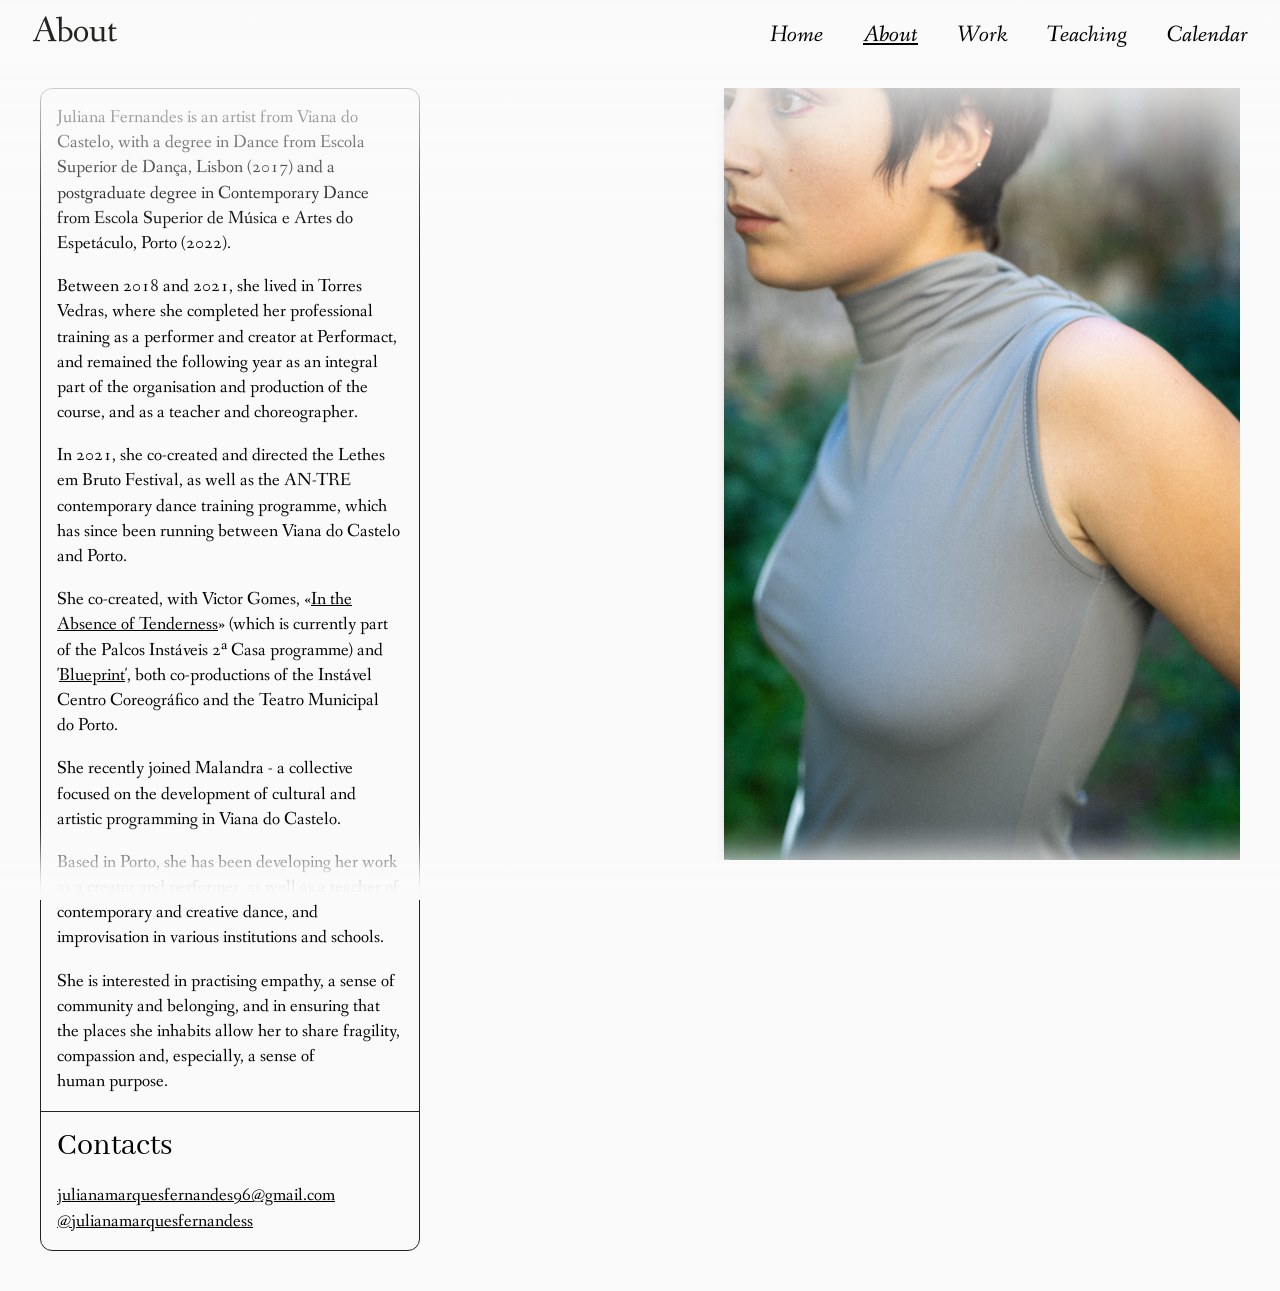
<file: about.html>
<!doctype html>
<html lang="en">
<head>
  <meta charset="utf-8">
  <meta name="viewport" content="width=device-width, initial-scale=1">
  <title>About — Juliana Marques Fernandes</title>
  <link rel="preconnect" href="https://fonts.googleapis.com">
  <link rel="preconnect" href="https://fonts.gstatic.com" crossorigin>
  <link rel="stylesheet" href="https://fonts.googleapis.com/css2?family=Abhaya+Libre:wght@400;600&family=Fanwood+Text:ital@0;1&display=swap">
  <link rel="stylesheet" href="css/style.css">
  <link rel="stylesheet" href="css/home.css">
  <link rel="stylesheet" href="css/about.css">
</head>
<body class="about">

  <div class="about-fade-top" aria-hidden="true"></div>
  <div class="about-fade-bottom" aria-hidden="true"></div>

  <div class="home-topbar">
    <h1 class="site-title">About</h1>
    <nav>
      <ul>
        <li><a href="index.html">Home</a></li>
        <li><a href="about.html" class="active">About</a></li>
        <li><a href="work/index.html">Work</a></li>
        <li><a href="teaching.html">Teaching</a></li>
        <li><a href="calendar.html">Calendar</a></li>
      </ul>
    </nav>
  </div>

  <main class="about-main">
    <div class="about-layout">
      <div class="about-left">
        <div class="about-box">
          <section class="about-bio">
            <p>Juliana Fernandes is an artist from Viana do Castelo, with a degree in Dance from Escola Superior de Dança, Lisbon (2017) and a postgraduate degree in Contemporary Dance from Escola Superior de Música e Artes do Espetáculo, Porto&nbsp;(2022).</p>
            <p>Between 2018 and 2021, she lived in Torres Vedras, where she completed her professional training as a performer and creator at Performact, and remained the following year as an integral part of the organisation and production of the course, and as a teacher and&nbsp;choreographer.</p>
            <p>In 2021, she co-created and directed the Lethes em Bruto Festival, as well as the AN-TRE contemporary dance training programme, which has since been running between Viana do Castelo and&nbsp;Porto.</p>
            <p>She co-created, with Victor Gomes, «<a href="work/creating-and-performing/na_ausencia.html">In the Absence of Tenderness</a>» (which is currently part of the Palcos Instáveis 2ª Casa programme) and '<a href="work/creating-and-performing/blueprint.html">Blueprint</a>', both co-productions of the Instável Centro Coreográfico and the Teatro Municipal do&nbsp;Porto.</p>
            <p>She recently joined Malandra - a collective focused on the development of cultural and artistic programming in Viana do&nbsp;Castelo.</p>
            <p>Based in Porto, she has been developing her work as a creator and performer, as well as a teacher of contemporary and creative dance, and improvisation in various institutions and&nbsp;schools.</p>
            <p>She is interested in practising empathy, a sense of community and belonging, and in ensuring that the places she inhabits allow her to share fragility, compassion and, especially, a sense of human&nbsp;purpose.</p>
          </section>

          <section class="about-contacts">
            <h2>Contacts</h2>
            <p><a href="mailto:julianamarquesfernandes96@gmail.com">julianamarquesfernandes96@gmail.com</a></p>
            <p><a href="https://instagram.com/julianamarquesfernandess" target="_blank" rel="noopener">@julianamarquesfernandess</a></p>
          </section>
        </div>
      </div>

      <div class="about-right">
        <div class="about-media">
          <img src="assets/images/about1.jpg" alt="Close-up profile portrait of Juliana Fernandes">
        </div>
      </div>
    </div>
  </main>

</body>
</html>
</file>
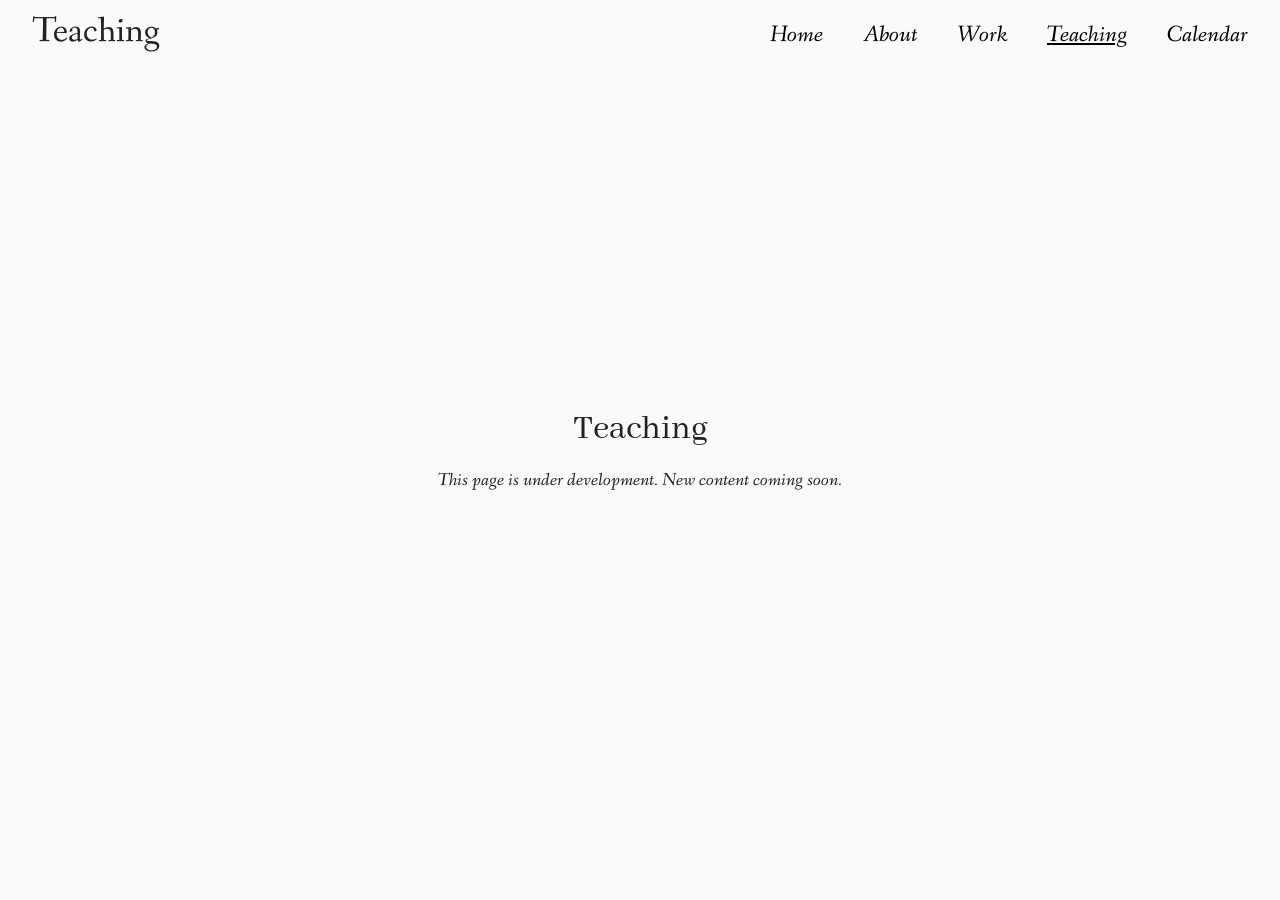
<file: teaching.html>
<!doctype html>
<html lang="en">
<head>
  <meta charset="utf-8">
  <meta name="viewport" content="width=device-width, initial-scale=1">
  <title>Teaching — Juliana Marques Fernandes</title>
  <link rel="preconnect" href="https://fonts.googleapis.com">
  <link rel="preconnect" href="https://fonts.gstatic.com" crossorigin>
  <link rel="stylesheet" href="https://fonts.googleapis.com/css2?family=Abhaya+Libre:wght@400;600&family=Fanwood+Text:ital@0;1&display=swap">
  <link rel="stylesheet" href="css/style.css">
  <link rel="stylesheet" href="css/home.css">
  <link rel="stylesheet" href="css/teaching.css">
</head>
<body class="teaching">

  <div class="home-topbar">
    <h1 class="site-title">Teaching</h1>
    <nav>
      <ul>
        <li><a href="index.html">Home</a></li>
        <li><a href="about.html">About</a></li>
        <li><a href="work/index.html">Work</a></li>
        <li><a href="teaching.html" class="active">Teaching</a></li>
        <li><a href="calendar.html">Calendar</a></li>
      </ul>
    </nav>
  </div>

  <div class="teaching-notice">
    <h1>Teaching</h1>
    <p>This page is under development. New content coming soon.</p>
  </div>

</body>
</html>
</file>
<file: css/style.css>
/* ==========================================================================
   Global styles, linked by every page: base typography/background,
   plus the site-wide mobile scrollbar hide. ============================= */

/* Fanwood Text is loaded once via <link> in each page's own <head>
   (faster than @import, which blocks on an extra round trip). */

body {
  background: #fafafa;
  font-family: 'Fanwood Text', serif;
  -webkit-user-select: none;
  -moz-user-select: none;
  user-select: none;
}

/* Kills the default blue flash mobile browsers show on tap (nav
   links, buttons) — same idea as disabling text selection above,
   just for the tap state instead of the drag-select state. */
a,
button {
  -webkit-tap-highlight-color: transparent;
}

/* Every other size on the site is set in rem, so bumping the root
   size here scales all of them together — text read as too small
   on desktop. Scoped to desktop only; mobile sizes were already
   tuned per element. */
@media (min-width: 1101px) {
  html {
    font-size: 18px;
  }
}

/* Hide the scrollbar site-wide on mobile (every page links this
   file, so this is the single place to control it). */
@media (max-width: 1100px) {
  html,
  body {
    scrollbar-width: none;
    -ms-overflow-style: none;
  }

  html::-webkit-scrollbar,
  body::-webkit-scrollbar {
    display: none;
  }
}
</file>
<file: css/home.css>
/* ==========================================================================
   Home page (index.html)
   Reused site-wide: .home-topbar / .site-title are the shared header,
   restyled per page (position:fixed instead of absolute) everywhere
   else. ========================================================== */

/* --- Layout: full-bleed video background, topbar + events box
   overlaid on top of it --- */

body.home {
  /* 100vh ignores the mobile browser's address/toolbar chrome, which
     shows and hides on scroll — content can end up clipped behind it.
     100svh ("small viewport height") always accounts for that chrome
     being visible, so nothing gets cut off. Plain vh stays as a
     fallback for browsers that don't support svh yet. */
  height: 100vh;
  height: 100svh;
  margin: 0;
  overflow: hidden;
}

.home-layout {
  position: relative;
  height: 100%;
}

/* --- Topbar: site title + nav --- */

.home-topbar {
  position: fixed;
  top: 8px;
  left: 32px;
  right: 32px;
  z-index: 2;
  display: flex;
  justify-content: space-between;
  align-items: baseline;
}

.home-topbar .site-title {
  font-weight: normal;
  font-size: 2rem;
  margin: 0;
  color: #23241f;
}

.home-topbar nav ul {
  display: flex;
  gap: 40px;
  justify-content: flex-end;
  list-style: none;
  margin: 0;
  padding: 0;
}

.home-topbar nav a {
  font-style: italic;
  font-size: 1.25rem;
  text-decoration: none;
  color: inherit;
}

.home-topbar nav a:hover,
.home-topbar nav a.active {
  text-decoration: underline;
}

/* --- Hero video + top/bottom fade-to-white gradients --- */

.home-image {
  position: fixed;
  inset: 0;
  z-index: -1;
  overflow: hidden;
}

.home-image video {
  width: 100%;
  height: 100%;
  object-fit: cover;
  display: block;
}

.home-image::before,
.home-image::after {
  content: "";
  position: absolute;
  left: 0;
  right: 0;
  height: 14%;
  pointer-events: none;
}

.home-image::before {
  height: 112px;
}

.home-image::before {
  top: 0;
  background: linear-gradient(
    to bottom,
    rgba(250, 250, 250, 1) 0%,
    rgba(250, 250, 250, 0.987) 8.1%,
    rgba(250, 250, 250, 0.951) 15.5%,
    rgba(250, 250, 250, 0.896) 22.5%,
    rgba(250, 250, 250, 0.825) 29%,
    rgba(250, 250, 250, 0.741) 35.3%,
    rgba(250, 250, 250, 0.648) 41.2%,
    rgba(250, 250, 250, 0.55) 47.1%,
    rgba(250, 250, 250, 0.45) 52.9%,
    rgba(250, 250, 250, 0.352) 58.8%,
    rgba(250, 250, 250, 0.259) 64.7%,
    rgba(250, 250, 250, 0.175) 71%,
    rgba(250, 250, 250, 0.104) 77.5%,
    rgba(250, 250, 250, 0.049) 84.5%,
    rgba(250, 250, 250, 0.013) 91.9%,
    rgba(250, 250, 250, 0) 100%
  );
}

.home-image::after {
  bottom: 0;
  background: linear-gradient(
    to top,
    rgba(250, 250, 250, 1) 0%,
    rgba(250, 250, 250, 0.987) 8.1%,
    rgba(250, 250, 250, 0.951) 15.5%,
    rgba(250, 250, 250, 0.896) 22.5%,
    rgba(250, 250, 250, 0.825) 29%,
    rgba(250, 250, 250, 0.741) 35.3%,
    rgba(250, 250, 250, 0.648) 41.2%,
    rgba(250, 250, 250, 0.55) 47.1%,
    rgba(250, 250, 250, 0.45) 52.9%,
    rgba(250, 250, 250, 0.352) 58.8%,
    rgba(250, 250, 250, 0.259) 64.7%,
    rgba(250, 250, 250, 0.175) 71%,
    rgba(250, 250, 250, 0.104) 77.5%,
    rgba(250, 250, 250, 0.049) 84.5%,
    rgba(250, 250, 250, 0.013) 91.9%,
    rgba(250, 250, 250, 0) 100%
  );
}

/* --- Events box, overlaid on top of the video, bottom right --- */

.home-content {
  position: fixed;
  right: 32px;
  bottom: 32px;
  left: 32px;
  z-index: 1;
  display: flex;
  justify-content: flex-end;
}

.home-main {
  width: 100%;
  max-width: 420px;
}

.events-box {
  background: #fafafa;
  border: 0.5px solid #23241f;
  border-radius: 12px;
  padding: 16px 20px;
}

/* Home's own box floats over the hero video, so it gets a
   translucent white instead of the solid #fafafa used on
   calendar.html's own page. */
.home-main .events-box {
  background: rgba(250, 250, 250, 0.65);
}

.events-heading {
  margin: 0 0 12px;
  font-style: italic;
  font-weight: 600;
  font-size: 0.75rem;
}

.events-list {
  list-style: none;
  margin: 0;
  padding: 0;
}

/* Matches the calendar page's own font-size bump — kept in sync
   since this list mirrors calendar.html's. */
.home-main .events-list li {
  font-size: 1rem;
}

.events-list li {
  font-style: italic;
  font-size: 1rem;
  padding: 4px 0;
}

/* Linear, two-line row at every breakpoint — name and location run
   together as one line ("Name, Location"), date below. Same
   structure/classes as calendar.css, which the home preview box
   must stay in sync with. */
.events-list li,
.events-list li > a {
  display: block;
}

/* Rows for events with a source link (e.g. an Instagram or festival
   page) wrap their spans in an <a> instead of using them directly —
   this makes the whole row (name, date and location) the click
   target, not just a piece of text within it. */
.events-list li > a {
  width: 100%;
  color: inherit;
  text-decoration: none;
  font-weight: 600;
}

.events-list li > a:hover {
  text-decoration: underline;
}

/* Home's own mini preview box skips the bold treatment — plain
   italic like the rest of its rows. */
.home-main .events-list li > a {
  font-weight: normal;
}

.events-list .event-name,
.events-box .events-list .event-location {
  display: inline;
  text-align: left;
}

.events-box .events-list .event-location::before {
  content: ", ";
}

.events-list .event-date {
  display: block;
  font-size: 0.85em;
  opacity: 0.7;
  margin-top: 1px;
}

.events-box hr {
  border: none;
  border-top: 0.5px solid #23241f;
  margin: 0 -20px 20px;
  width: calc(100% + 40px);
}

.site-title-mobile {
  display: none;
}

/* --- Mobile / stacked layout (<=1100px) --- */

@media (max-width: 1100px) {
  .home-layout {
    display: block;
    padding: 0;
  }

  .home-topbar {
    left: 24px;
    right: 24px;
    width: calc(100% - 48px);
    top: 20px;
    justify-content: center;
  }

  .home-topbar .site-title {
    display: none;
  }

  .home-topbar nav {
    width: 100%;
  }

  .home-topbar nav ul {
    gap: 0;
    justify-content: space-between;
  }

  .home-image::before {
    height: 136px;
  }

  .home-image::after {
    height: 65%;
    /* Same curve as the shared gradient, but held flat at full white
       for the bottom 40% first, so the content underneath always
       sits on solid white instead of a lingering partial tint. */
    background: linear-gradient(
      to top,
      rgba(250, 250, 250, 1) 0%,
      rgba(250, 250, 250, 1) 40%,
      rgba(250, 250, 250, 0.987) 44.9%,
      rgba(250, 250, 250, 0.951) 49.3%,
      rgba(250, 250, 250, 0.896) 53.5%,
      rgba(250, 250, 250, 0.825) 57.4%,
      rgba(250, 250, 250, 0.741) 61.2%,
      rgba(250, 250, 250, 0.648) 64.7%,
      rgba(250, 250, 250, 0.55) 68.3%,
      rgba(250, 250, 250, 0.45) 71.7%,
      rgba(250, 250, 250, 0.352) 75.3%,
      rgba(250, 250, 250, 0.259) 78.8%,
      rgba(250, 250, 250, 0.175) 82.6%,
      rgba(250, 250, 250, 0.104) 86.5%,
      rgba(250, 250, 250, 0.049) 90.7%,
      rgba(250, 250, 250, 0.013) 95.1%,
      rgba(250, 250, 250, 0) 100%
    );
  }

  .home-content {
    left: 0;
    right: 0;
    bottom: 0;
    padding: 0 24px 24px;
    box-sizing: border-box;
  }

  .home-main {
    max-width: none;
  }

  .home-main {
    margin-top: 0;
  }

  .site-title-mobile {
    display: block;
    font-weight: normal;
    font-size: 1.75rem;
    margin: 0 0 16px;
    color: #23241f;
    width: 100%;
    text-align: center;
  }

  /* Upcoming box ran too tall on mobile — tighter padding/type than
     the desktop preview box, which has more room to spare. */
  .home-main .events-box {
    padding: 12px 16px;
  }

  .home-main .events-heading {
    margin-bottom: 8px;
  }

  .home-main .events-box hr {
    margin: 0 -16px 12px;
    width: calc(100% + 32px);
  }

  .home-main .events-list li {
    font-size: 1rem;
    padding: 4px 0;
  }

}

@media (max-width: 480px) {
  .site-title-mobile {
    font-size: 8.3vw;
    text-align: left;
    white-space: nowrap;
  }
}
</file>
<file: css/about.css>
/* Abhaya Libre / Fanwood Text are loaded once via <link> in each
   page's own <head> (faster than @import, which blocks on an extra
   round trip). ========================================================== */

/* ==========================================================================
   About page (about.html)
   Bio + contacts box on the left, cascading photo gallery on the
   right — same dynamic layout as .project-gallery on the project
   pages, in its own scrolling pane on desktop (same technique as
   .project-right). ======================================================= */

/* --- Base / scrollbar --- */

body.about {
  margin: 0;
  position: relative;
}

/* The bio text can make this page taller than the viewport, so it
   scrolls — but a visible scrollbar would eat into the fixed video's
   right-hand margin (its width isn't counted the same way for
   position:fixed elements), throwing off the right vs. bottom gap.
   Hidden here for pixel-accurate margins, not just aesthetics. */
html:has(body.about),
body.about {
  scrollbar-width: none;
  -ms-overflow-style: none;
}

html:has(body.about)::-webkit-scrollbar,
body.about::-webkit-scrollbar {
  display: none;
}

/* Same fade-to-white gradient technique (and same stops) used on
   home/work/project/calendar, so the header reads identically here
   too — fixed, full-bleed, edge to edge. */
.about-fade-top,
.about-fade-bottom {
  position: fixed;
  left: 0;
  right: 0;
  z-index: 3;
  pointer-events: none;
}

.about-fade-top {
  top: 0;
  height: 180px;
  background: linear-gradient(
    to bottom,
    rgba(250, 250, 250, 1) 0%,
    rgba(250, 250, 250, 0.987) 8.1%,
    rgba(250, 250, 250, 0.951) 15.5%,
    rgba(250, 250, 250, 0.896) 22.5%,
    rgba(250, 250, 250, 0.825) 29%,
    rgba(250, 250, 250, 0.741) 35.3%,
    rgba(250, 250, 250, 0.648) 41.2%,
    rgba(250, 250, 250, 0.55) 47.1%,
    rgba(250, 250, 250, 0.45) 52.9%,
    rgba(250, 250, 250, 0.352) 58.8%,
    rgba(250, 250, 250, 0.259) 64.7%,
    rgba(250, 250, 250, 0.175) 71%,
    rgba(250, 250, 250, 0.104) 77.5%,
    rgba(250, 250, 250, 0.049) 84.5%,
    rgba(250, 250, 250, 0.013) 91.9%,
    rgba(250, 250, 250, 0) 100%
  );
}

.about-fade-bottom {
  bottom: 0;
  height: 12vh;
  background: linear-gradient(
    to top,
    rgba(250, 250, 250, 1) 0%,
    rgba(250, 250, 250, 0.987) 8.1%,
    rgba(250, 250, 250, 0.951) 15.5%,
    rgba(250, 250, 250, 0.896) 22.5%,
    rgba(250, 250, 250, 0.825) 29%,
    rgba(250, 250, 250, 0.741) 35.3%,
    rgba(250, 250, 250, 0.648) 41.2%,
    rgba(250, 250, 250, 0.55) 47.1%,
    rgba(250, 250, 250, 0.45) 52.9%,
    rgba(250, 250, 250, 0.352) 58.8%,
    rgba(250, 250, 250, 0.259) 64.7%,
    rgba(250, 250, 250, 0.175) 71%,
    rgba(250, 250, 250, 0.104) 77.5%,
    rgba(250, 250, 250, 0.049) 84.5%,
    rgba(250, 250, 250, 0.013) 91.9%,
    rgba(250, 250, 250, 0) 100%
  );
}

/* --- Topbar (site title + nav), reused from home.css --- */

body.about .home-topbar {
  position: fixed;
  background: transparent;
  z-index: 5;
}

/* --- Bio + contacts box --- */

.about-main {
  margin: 96px 24px 24px;
}

/* Bio + Contacts share one box, back to back, separated only by a
   single divider line — same pattern as the credits/dates box on
   the project pages. */
.about-box {
  background: #fafafa;
  border: 0.5px solid #23241f;
  border-radius: 12px;
  overflow: hidden;
}

.about-box section {
  padding: 16px;
}

.about-box section + section {
  border-top: 0.5px solid #23241f;
}

.about-box p {
  margin: 0 0 1em;
  line-height: 1.4;
}

.about-box p:last-child {
  margin-bottom: 0;
}

.about-box a {
  color: inherit;
  text-decoration: underline;
}

.about-box h2 {
  font-family: "Abhaya Libre", serif;
  font-weight: 400;
  font-size: 1.75rem;
  margin: 1.2em 0 0.6em;
}

.about-box h2 + p {
  margin-top: 0;
}

.about-box section > h2:first-child {
  margin-top: 0;
}

.about-contacts p {
  margin: 0;
}

/* --- First photo: full-width, natural aspect ratio on mobile; on
   desktop, capped to one screen's height (like .project-media's
   video) but never cropped — width follows the image's own aspect
   ratio, right-aligned in its pane instead of stretched to fill it. --- */

.about-media {
  margin-bottom: 24px;
  overflow: hidden;
}

.about-media img {
  width: 100%;
  display: block;
  box-shadow: 0 4px 8px rgba(0, 0, 0, 0.15);
}

/* --- Photo gallery: varied widths and alternating alignment for
   visual interest, spaced out with a gap instead of overlapping —
   same at every breakpoint, not just desktop. --- */

.about-gallery {
  display: flex;
  flex-direction: column;
  gap: 24px;
}

.about-gallery img {
  display: block;
  box-shadow: 0 4px 8px rgba(0, 0, 0, 0.15);
}

.about-gallery img:nth-child(1) {
  width: 92%;
  align-self: flex-start;
}

.about-gallery img:nth-child(2) {
  width: 80%;
  align-self: flex-end;
}

.about-gallery img:nth-child(3) {
  width: 88%;
  align-self: flex-start;
}

.about-gallery img:nth-child(4) {
  width: 84%;
  align-self: flex-end;
}

/* --- Mobile / stacked layout (<=1100px): bio+contacts box first,
   photo gallery after. --- */

@media (max-width: 1100px) {
  .about-main {
    margin-top: 60px;
  }

  .about-layout {
    display: flex;
    flex-direction: column;
    gap: 24px;
  }

  .about-left {
    order: 1;
  }

  .about-right {
    order: 2;
  }
}

/* --- Desktop layout (>1100px) --- */

@media (min-width: 1101px) {
  .about-fade-top {
    height: 280px;
  }

  .about-fade-bottom {
    height: 88px;
  }

  .about-main {
    margin: 88px 40px 40px;
  }

  .about-left {
    width: 380px;
    position: relative;
    z-index: 2;
  }

  /* Same fixed-pane technique as .project-right: its own independently
     scrolling column, sized to the viewport. Left edge starts clear of
     .about-left (40 margin + 380 box width + 40 gap — same width as
     the project pages' own left column). */
  .about-right {
    position: fixed;
    top: 88px;
    right: 40px;
    bottom: 40px;
    left: 460px;
    overflow-y: auto;
    scrollbar-width: none;
    -ms-overflow-style: none;
    z-index: 1;
  }

  .about-right::-webkit-scrollbar {
    display: none;
  }

  /* Same cap as .project-media's video: one screen's worth of height
     (viewport minus the pane's own top/bottom offsets) — but instead
     of cropping to fill the pane's width, the image keeps its own
     aspect ratio (vertical, not stretched) and hugs the right edge. */
  .about-media {
    height: calc(100vh - 88px - 40px);
    margin-bottom: 0;
    display: flex;
    justify-content: flex-end;
  }

  .about-media img {
    width: auto;
    height: 100%;
    object-fit: contain;
  }
}
</file>
<file: css/teaching.css>
/* ==========================================================================
   Teaching page (teaching.html)
   Placeholder page — no content yet beyond the shared header and an
   "under development" note, centred in the viewport. ================== */

/* Abhaya Libre / Fanwood Text are loaded once via <link> in the
   page's own <head> (faster than @import, which blocks on an extra
   round trip). */

body.teaching {
  margin: 0;
  /* See the comment on body.home in home.css: 100svh avoids content
     being clipped behind the mobile browser's toolbar. */
  height: 100vh;
  height: 100svh;
  display: flex;
  align-items: center;
  justify-content: center;
  text-align: center;
}

/* --- Topbar (site title + nav), reused from home.css --- */

body.teaching .home-topbar {
  position: fixed;
  background: transparent;
  z-index: 5;
}

/* --- Centred placeholder message --- */

.teaching-notice h1 {
  font-family: "Abhaya Libre", serif;
  font-weight: 400;
  font-size: 2rem;
  margin: 0 0 0.5em;
  color: #23241f;
}

.teaching-notice p {
  font-style: italic;
  font-size: 1rem;
  margin: 0;
  color: #23241f;
}

@media (max-width: 1100px) {
  .teaching-notice h1 {
    font-size: 1.75rem;
  }
}
</file>
